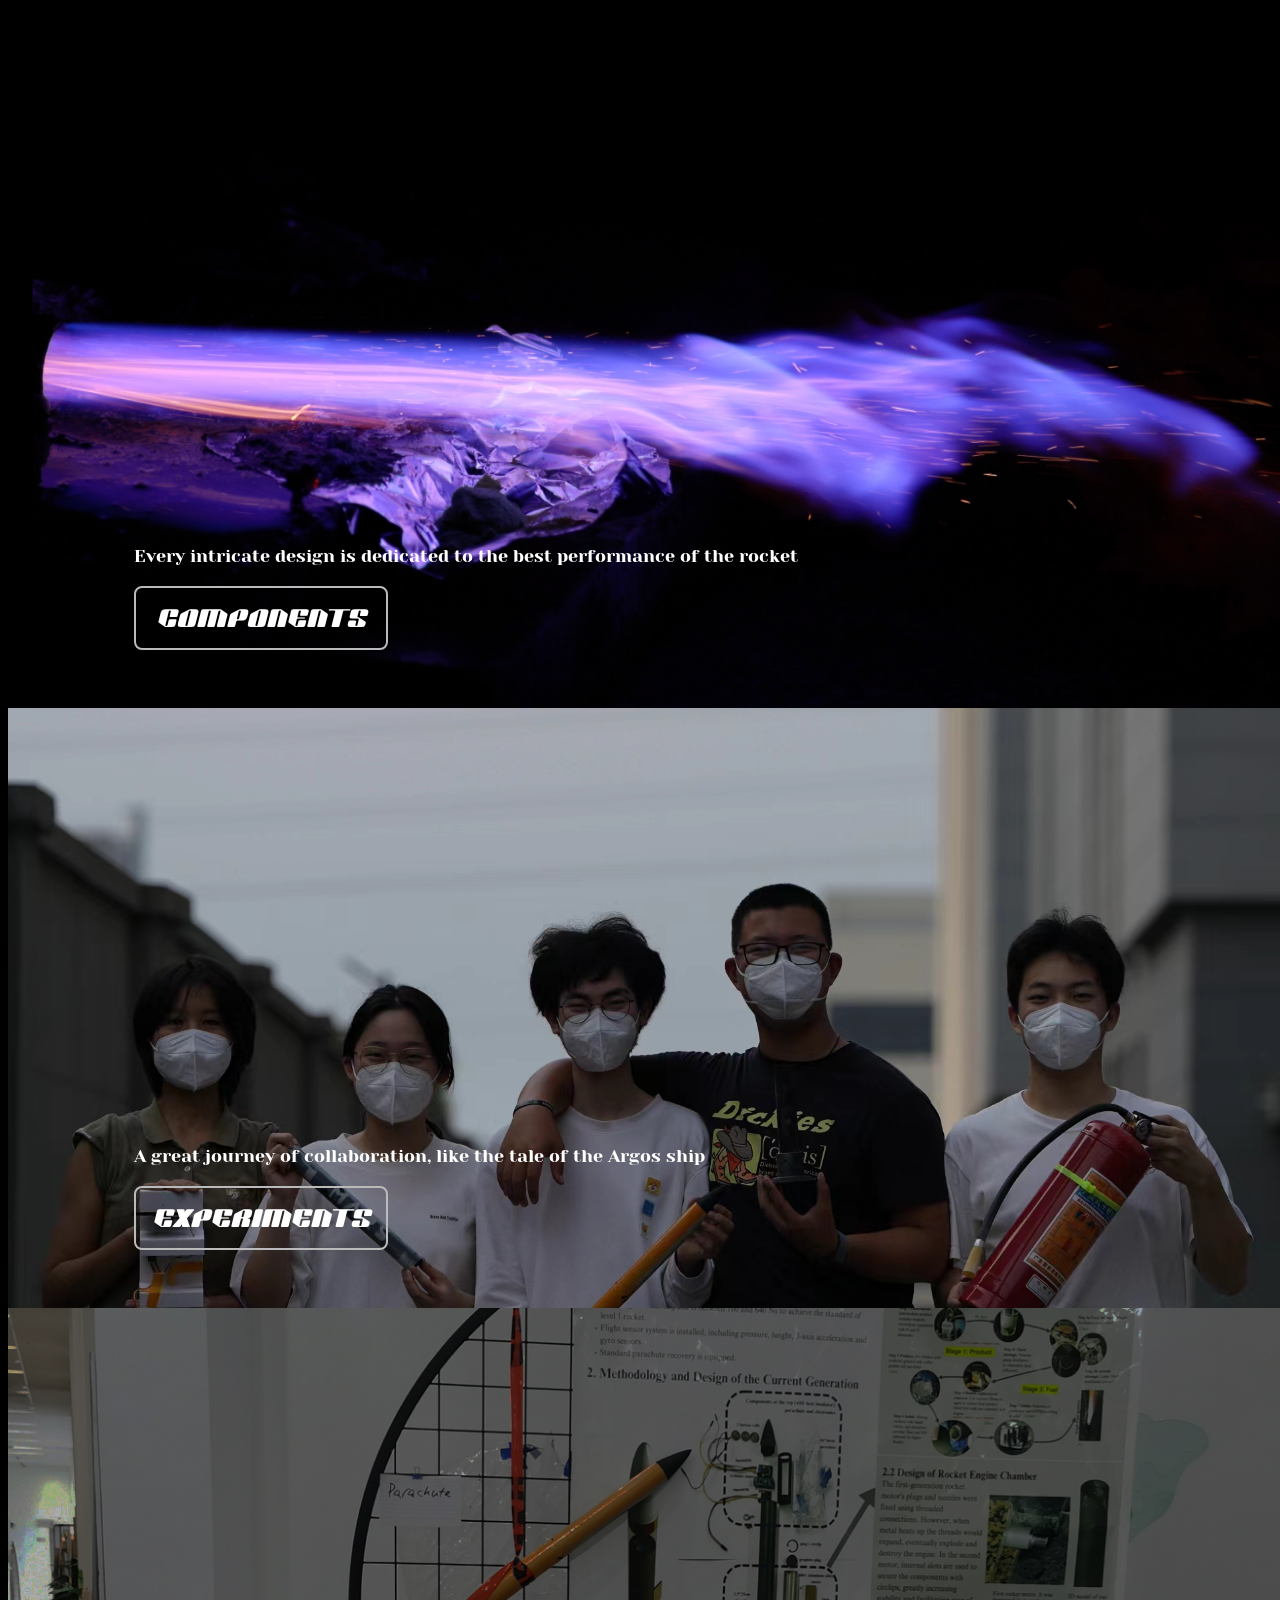
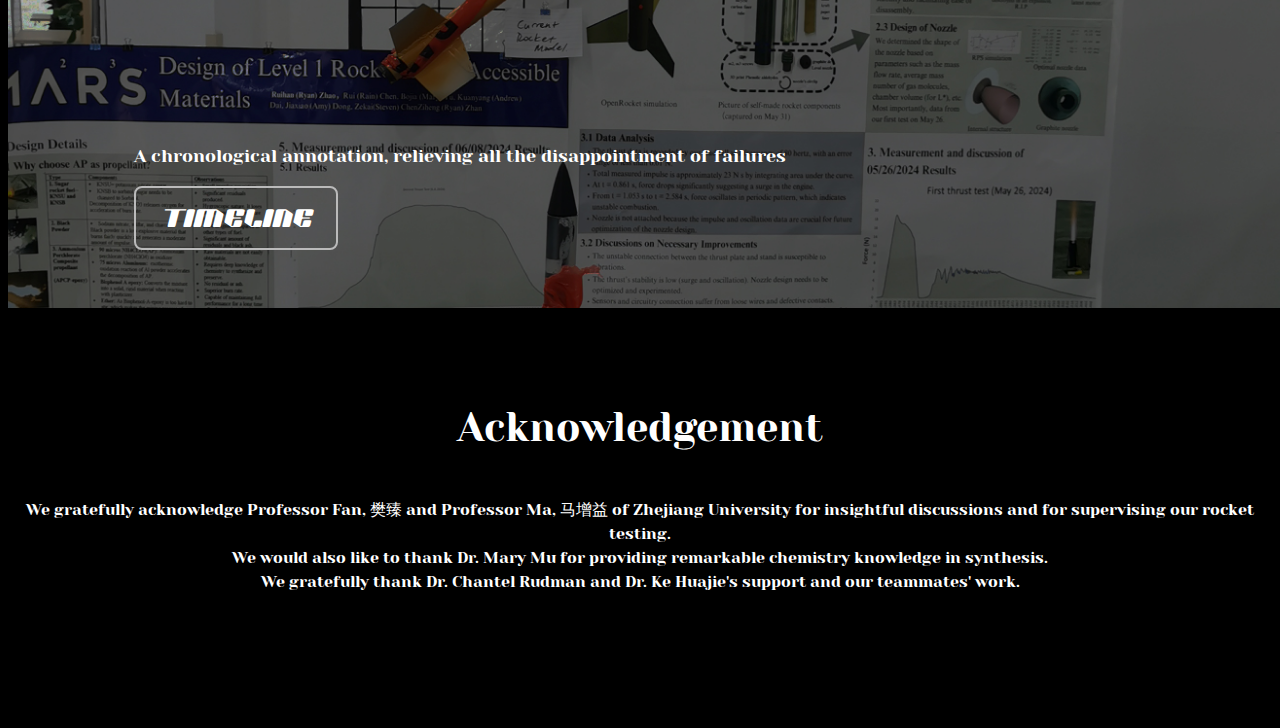
<file: index.html>
<!DOCTYPE html>
<html lang="en">
  <head>
    <meta charset="UTF-8" />
    <meta name="viewport" content="width=device-width, initial-scale=1.0" />
    <title>ma2r3s</title>
    <link rel="stylesheet" href="main.css" />
  </head>
  <body>
    <div id="pad"></div>
    <div id="header">
      <div id="iconWrapper">
        <img id="icon" src="./src/icon2.png" alt="" />
      </div>
      <div id="teamName">
        <span class="full-text"
          >MA<sup>2</sup>R<sup>3</sup>S ROCKET PROJECT</span
        >
        <span class="short-text"
          >MA<sup>2</sup>R<sup>3</sup>S <br />
          ROCKET</span
        >
      </div>
    </div>

    <div class="wrapper">
      <span class="background1"></span>
      <div class="inner_block">
        <p class="descrp">
          Every intricate design is dedicated to the best performance of the
          rocket
        </p>

        <a href="./component.html" target="_blank">
          <i class="buttonContent">COMPONENTS</i>
        </a>
      </div>
    </div>

    <div class="wrapper">
      <span class="background2"></span>
      <div class="inner_block">
        <p class="descrp">
          A great journey of collaboration, like the tale of the Argos ship
        </p>
        <a href="experiments.html" target="_blank">
          <i class="buttonContent">EXPERIMENTS</i>
        </a>
      </div>
    </div>

    <div class="wrapper">
      <span class="background3"></span>
      <div class="inner_block">
        <p class="descrp">
          A chronological annotation, relieving all the disappointment of
          failures
        </p>
        <a id="timeline" href="timeline2.html">
          <i class="buttonContent">TIMELINE</i>
        </a>
      </div>
    </div>

    <div class="footer">
      <p class="ackn" style="font-size: 40px">Acknowledgement</p>
      <p class="ackn">
        We gratefully acknowledge Professor Fan, 樊臻 and Professor Ma, 马增益
        of Zhejiang University for insightful discussions and for supervising
        our rocket testing.<br />
        We would also like to thank Dr. Mary Mu for providing remarkable
        chemistry knowledge in synthesis.<br />
        We gratefully thank Dr. Chantel Rudman and Dr. Ke Huajie&apos;s support
        and our teammates&apos; work.
      </p>
    </div>
  </body>
</html>
</file>
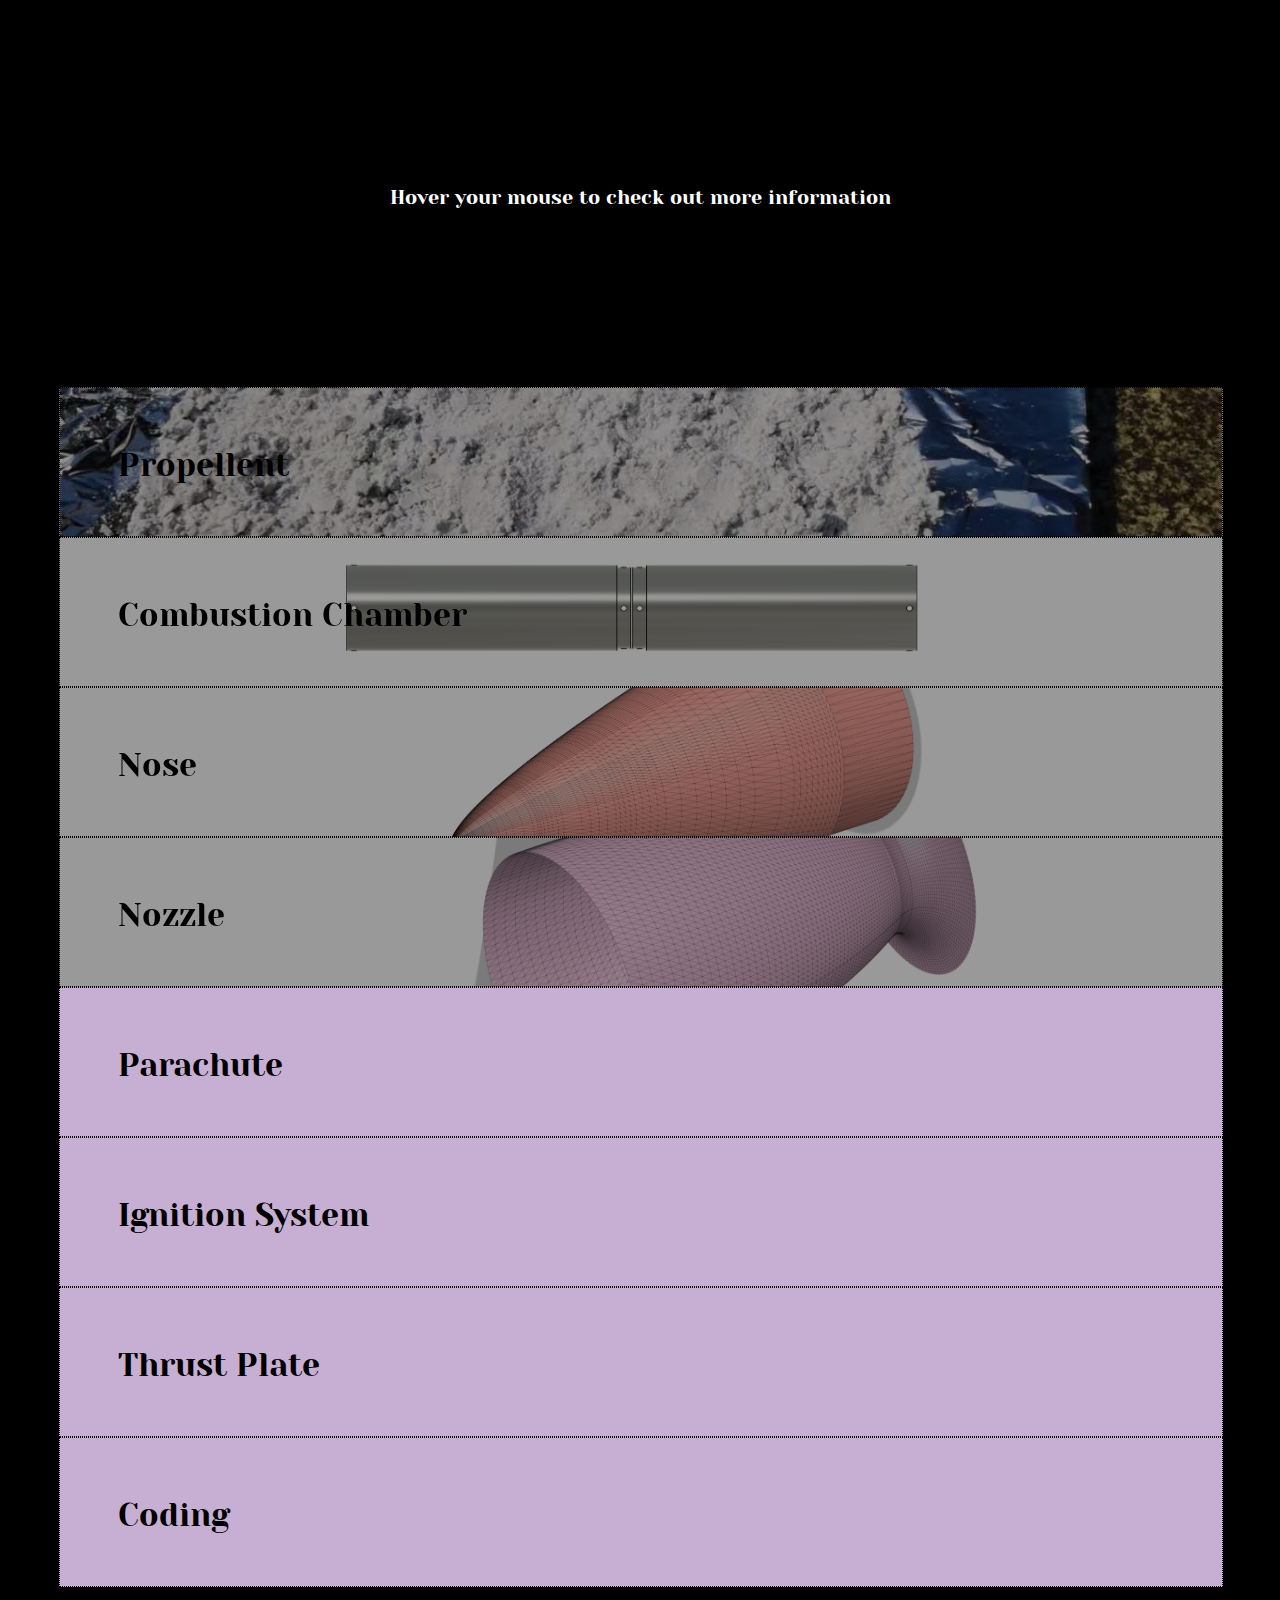
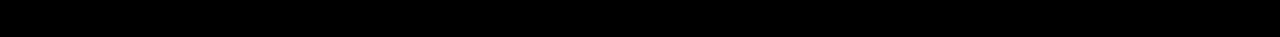
<file: component.html>
<!DOCTYPE html>
<html lang="en">
  <head>
    <meta charset="UTF-8" />
    <meta name="viewport" content="width=device-width, initial-scale=1.0" />
    <title>ma2r3s.components</title>
    <link rel="stylesheet" href="component.css" />
  </head>
  <body>
    <div id="pad"></div>
    <div id="header">
      <div id="iconWrapper">
        <img id="icon" src="./src/icon2.png" alt="" />
      </div>
      <div id="teamName">
        <span class="full-text"
          >MA<sup>2</sup>R<sup>3</sup>S ROCKET PROJECT</span
        >
        <span class="short-text"
          >MA<sup>2</sup>R<sup>3</sup>S <br />
          ROCKET</span
        >
      </div>
    </div>

    <div class="padding">
      <p class="note1"></p>
      <p class="note2">Hover your mouse to check out more information</p>
    </div>

    <div class="container">
      <div id="Propellent" class="box">
        <div class="inner_block">
          <a class="linking" href="propellent.html">Propellent</a>
        </div>
        <div class="desc">hello</div>
      </div>
      <div id="Chamber" class="box">
        <div class="inner_block">
          <a class="linking" href="">Combustion Chamber</a>
        </div>
        <div class="desc">hello</div>
      </div>
      <div id="Nose" class="box">
        <div class="inner_block">
          <a class="linking" href="">Nose</a>
        </div>
        <div class="desc">hello</div>
      </div>
      <div id="Nozzle" class="box">
        <div class="inner_block">
          <a class="linking" href="">Nozzle</a>
        </div>
        <div class="desc">hello</div>
      </div>
      <div class="box">
        <div class="inner_block">
          <a class="linking" href="">Parachute</a>
        </div>
        <div class="desc">hello</div>
      </div>
      <div class="box">
        <div class="inner_block">
          <a class="linking" href="">Ignition System</a>
        </div>
        <div class="desc">hello</div>
      </div>
      <div class="box">
        <div class="inner_block">
          <a class="linking" href="">Thrust Plate</a>
        </div>
        <div class="desc">hello</div>
      </div>
      <div class="box">
        <div class="inner_block">
          <a class="linking" href="">Coding</a>
        </div>
        <div class="desc">hello</div>
      </div>
    </div>
  </body>
</html>
</file>
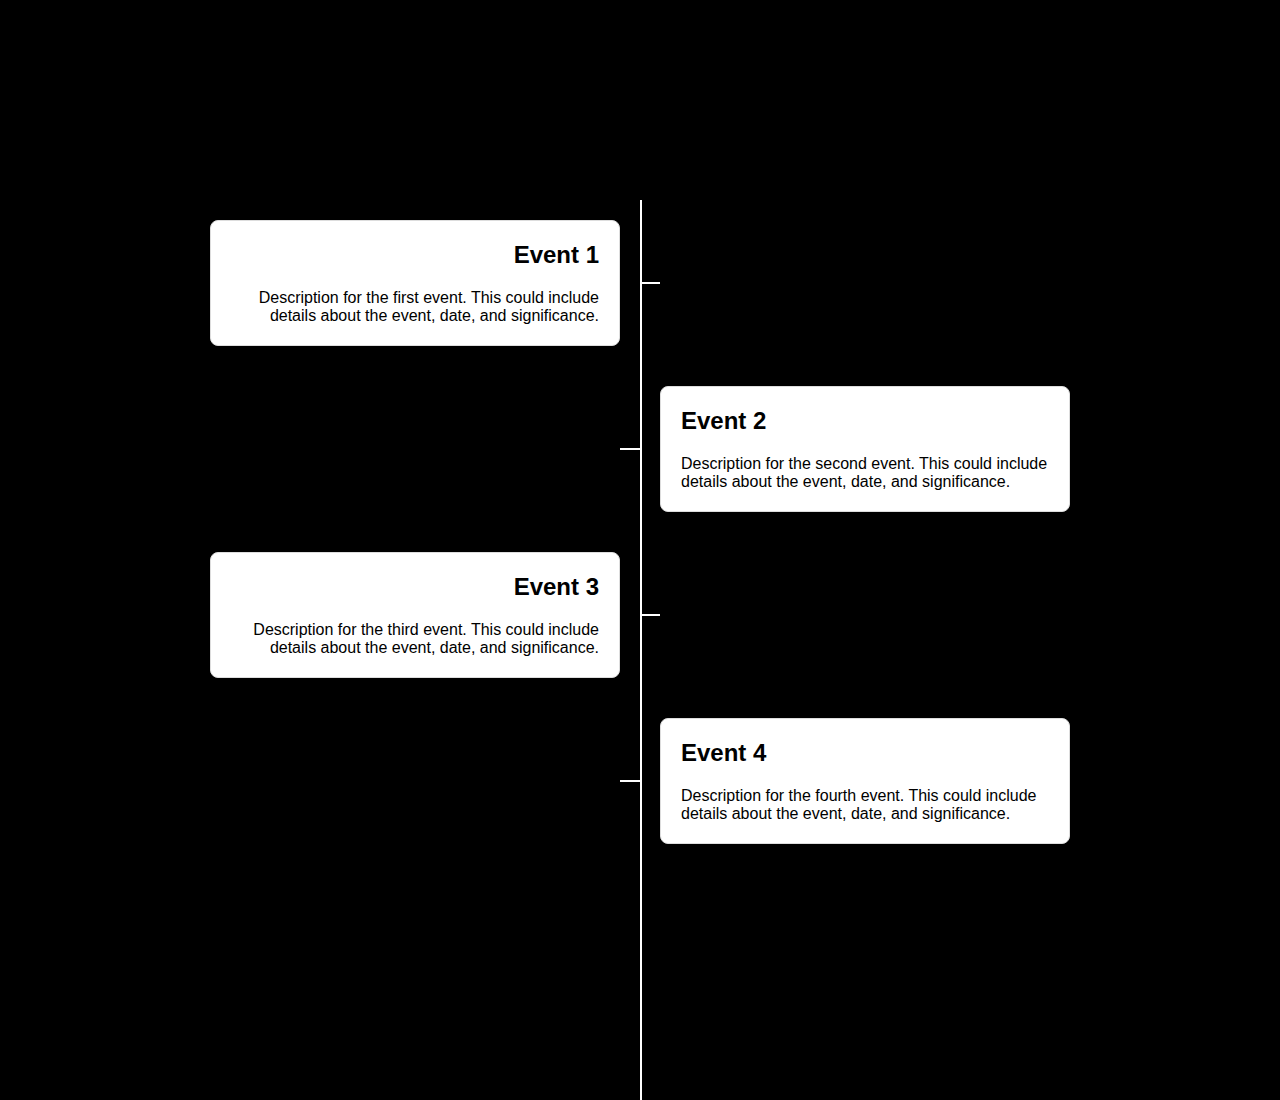
<file: timeline2.html>
<!DOCTYPE html>
<html lang="en">
  <head>
    <meta charset="UTF-8" />
    <meta name="viewport" content="width=device-width, initial-scale=1.0" />
    <title>Timeline Webpage</title>
    <link rel="stylesheet" href="timeline2.css" />
  </head>
  <body>
    <div class="pad"></div>
    <div id="header">
      <div id="iconWrapper">
        <img id="icon" src="./src/icon2.png" alt="" />
      </div>
      <div id="teamName">
        <span class="full-text"
          >MA<sup>2</sup>R<sup>3</sup>S ROCKET PROJECT</span
        >
        <span class="short-text"
          >MA<sup>2</sup>R<sup>3</sup>S <br />
          ROCKET</span
        >
      </div>
    </div>
    <div class="pad"></div>
    <div class="timeline">
      <div class="timeline-line"></div>
      <div class="timeline-item left">
        <div class="timeline-content">
          <h2>Event 1</h2>
          <p>
            Description for the first event. This could include details about
            the event, date, and significance.
          </p>
        </div>
      </div>
      <div class="timeline-item right">
        <div class="timeline-content">
          <h2>Event 2</h2>
          <p>
            Description for the second event. This could include details about
            the event, date, and significance.
          </p>
        </div>
      </div>
      <div class="timeline-item left">
        <div class="timeline-content">
          <h2>Event 3</h2>
          <p>
            Description for the third event. This could include details about
            the event, date, and significance.
          </p>
        </div>
      </div>
      <div class="timeline-item right">
        <div class="timeline-content">
          <h2>Event 4</h2>
          <p>
            Description for the fourth event. This could include details about
            the event, date, and significance.
          </p>
        </div>
      </div>
      <!-- Add more timeline items as needed -->
    </div>
  </body>
</html>
</file>
<file: main.css>
@font-face {
    font-family: odisean;
    src: url(./src/OdiseanTech-qZG40.ttf);
}

@font-face {
    font-family: yone;
    src: url(./src/YesevaOne-Regular.ttf);
}

@keyframes opacity-change {
    from {opacity: 1;}
    to {opacity: 0;}
}

html {background-color: black}

#pad {
    height: 100px;
}

#header {
    position: fixed;
    z-index: 100;
    height: 100px;
    top: 0;
    left: 0;
    z-index: 1;
    opacity: 0;
    animation: opacity-change linear;
    animation-timeline: scroll();
    animation-range-start: 0;
    animation-range-end: 160px;
}

.short-text { display: none; }
@media (max-width: 810px) {
    .short-text { display: inline-block; }
    .full-text { display: none; }
}

#teamName {
    font-size: 50px;
    color: white;
    display: inline-block;
    line-height: 100px;
    font-family: "yone";
    position: relative;
    top: -50%;
    @media only screen and (max-width: 810px)  {
        font-size:40px;
        line-height: 1.2em;
        top: -30%
    };
}

#iconWrapper {
    display: inline-block;
    width: 150px;
    top: 20%;
    position: relative;
    text-align:center;
}
#icon {
    height: 150px;
    width: 150px;
}

.wrapper {
    height: 600px;
    display: flex;
}


.background1 {
    background-image: url(cover1.png);
    display: block;
    position: absolute;
    width: 100%;
    height: 100%;
    margin: 0;
    padding: 0;
    background-color: #000;
    background-position: center center;
    background-repeat: no-repeat;
    background-size: cover;
    max-height: 600px;
    min-height: 600px;
}

.background2 {
    background-image: url(./src/cover2.jpg);
    display: block;
    position: absolute;
    width: 100%;
    height: 100%;
    margin: 0;
    padding: 0;
    background-color: #000;
    background-position: center center;
    background-repeat: no-repeat;
    background-size: cover;
    max-height: 600px;
    min-height: 600px;
}

.background3 {
    background-image: url(./src/cover3.jpg);
    display: block;
    position: absolute;
    width: 100%;
    height: 100%;
    margin: 0;
    padding: 0;
    background-color: #000;
    background-position: center center;
    background-repeat: no-repeat;
    background-size: cover;
    max-height: 600px;
    min-height: 600px;
}
.descrp {
    z-index: 10;
    position: relative;
    color: white;
    display: block;
    font-family: "yone";
    font-size: 18px;
    line-height: 1.2em;
}

.text {
    z-index: 10;
    text-decoration: none;
    position: relative;
    color: white;
    padding: 1em 2em 1em 2em;
    border: 2px solid white;
    display: inline-block;
    margin-top: 10px;
    font-family: "odisean";
    font-size:25px;
}

.inner_block {
    position: relative;
    top: 70%;
    left: 10%;
    max-width: 80vw;
}




a {
    position: relative; 
    display: block;
    width: 250px;
    height: 60px;
    text-align: center;
    line-height: 63px;
    border-radius: 8px;
    transition: .5s;
    border: 2px solid rgb(186, 186, 186);
  }
  
a::before {
    position: absolute;
    top: 0;
    left: 0;
    width: 100%;
    height: 100%;
    background: #ca60ffd3;
    transition: .5s;
    transform: scale(.9);
    z-index: -1;
  }
  
a:hover::before {
    transform: scale(1.2);
    box-shadow: 0 0 15px #ca60ffd3;
}
  
 a:hover {
    color: #ca60ffd3;
    box-shadow: 0 0 20px #ca60ffd3;
    text-shadow: 0 0 20px #ca60ffd3;

}


.buttonContent {
    z-index: 10;
    text-decoration: none;
    position: relative;
    color: white;
    display: inline-block;
    font-family: "odisean";
    font-size:23px;
}

#timeline {
    position: relative; 
    display: block;
    width: 200px;
    height: 60px;
    text-align: center;
    line-height: 63px;
    border-radius: 8px;
    transition: .5s;
}

.footer {
    height:100px;
    display: block;
    text-align: center;
    color: white;
    padding-top: 50px;
}

.ackn{
    font-family: "yone";
    line-height: 1.5em;
}
</file>
<file: component.css>
@font-face {
    font-family: yone;
    src: url(./src/YesevaOne-Regular.ttf);
}

@keyframes opacity-change {
    from {opacity: 1;}
    to {opacity: 0;}
}

html {background-color: black}

#pad {
    height: 150px;
}

#header {
    position: fixed;
    z-index: 100;
    height: 100px;
    top: 0;
    left: 0;
    z-index: 1;
    opacity: 0;
    animation: opacity-change linear;
    animation-timeline: scroll();
    animation-range-start: 0;
    animation-range-end: 160px;
}


.short-text { display: none; }
@media (max-width: 810px) {
    .short-text { display: inline-block; }
    .full-text { display: none; }
}

.note1 {
    color: white;
    font-family: 'yone';
    text-align: center;
    font-size: 28px;
    @media (max-width: 810px) {
        font-size: 18px;
    }
}

.note2 {
    color: white;
    font-family: 'yone';
    text-align: center;
    font-size: 20px;
    @media (max-width: 810px) {
        font-size: 12px;
    }
}

#teamName {
    font-size: 50px;
    color: white;
    display: inline-block;
    line-height: 100px;
    font-family: "yone";
    position: relative;
    top: -50%;
    @media only screen and (max-width: 810px)  {
        font-size:40px;
        line-height: 1.2em;
        top: -30%
    };
}
#mars {
    font-family: "yone";
}

#iconWrapper {
    display: inline-block;
    width: 150px;
    top: 20%;
    position: relative;
    text-align:center;
}
#icon {
    height: 150px;

}

.padding {
    height: 150px;
    @media (max-width: 810px) {
        height: 80px;
    }
}

.container {
    width: 92%;
    height: 1200px;
    margin: 4%;
    display: flex;
    flex-direction: column;
}
.box {
    background-color:#f0d3ffd3;
    flex: 1;
    width: 100%;
    border: 1px dotted black;
    transition: 0.7s;
    font-family: 'yone';
}

.inner_block {
    position: relative;
    top: 40%;
    left: 5%;
    font-size: 32px;
    transition: 1s;
    margin-right: 10px;
    opacity: 1;
    @media (max-width: 810px) {
        font-size: 20px;
    }
}

.linking {
    color: black;
    text-decoration: none;
}


.desc {
    position: relative;
    top: 10%;
    left: 30%;
    font-size: 20px;
    transition: 0.5s;
    transition-timing-function: ease-in-out;
    opacity: 0;
    @media (max-width: 810px) {
        font-size: 15px;
    }

}

.box:hover {
    flex:40%;  
    background: rgb(228, 204, 228);
}

.box:hover > .inner_block {
    top:80%;
    font-size: 42px;
    @media (max-width: 810px) {
        font-size: 28px;
    }
}

.box:hover > .desc {
    opacity: 1;
    top: 10%;
    left: 5%;
}

#Nose {
    background-image: url(src/noseV2.jpg);
    background-position: center center;
    background-repeat: no-repeat;
    background-size: cover;
    opacity: 0.6;
}

#Nose:hover {
    opacity: 0.9;
}

#Nozzle {
    background-image: url(src/nozzleV2.jpg);
    background-position: center center;
    background-repeat: no-repeat;
    background-size: cover;
    opacity: 0.6;
}

#Nozzle:hover {
    opacity: 0.9;
}

#Chamber {
    background-image: url(src/chamber.jpg);
    background-position: center center;
    background-repeat: no-repeat;
    background-size: cover;
    opacity: 0.6;
}

#Chamber:hover {
    opacity: 0.9;
}

#Propellent {
    background-image: url(src/propellentV2.jpg);
    background-position: center center;
    background-repeat: no-repeat;
    background-size: cover;
    opacity: 0.6;
}

#Propellent:hover {
    opacity: 0.9;
}
</file>
<file: timeline2.css>
@font-face {
    font-family: yone;
    src: url(./src/YesevaOne-Regular.ttf);
}

@keyframes opacity-change {
    from {opacity: 1;}
    to {opacity: 0;}
}

html {background-color: black}

.pad {
    height: 100px;
    background-color: black;
}

#header {
    position: fixed;
    z-index: 100;
    height: 100px;
    top: 0;
    left: 0;
    z-index: 1;
    opacity: 0;
    animation: opacity-change linear;
    animation-timeline: scroll();
    animation-range-start: 0;
    animation-range-end: 160px;
}

.short-text { display: none; }
@media (max-width: 810px) {
    .short-text { display: inline-block; }
    .full-text { display: none; }
}

#teamName {
    font-size: 50px;
    color: white;
    display: inline-block;
    line-height: 100px;
    font-family: "yone";
    position: relative;
    top: -50%;
    @media only screen and (max-width: 810px)  {
        font-size:40px;
        line-height: 1.2em;
        top: -30%
    };
}

#iconWrapper {
    display: inline-block;
    width: 150px;
    top: 20%;
    position: relative;
    text-align:center;
}
#icon {
    height: 150px;
    width: 150px;
}

.wrapper {
    height: 600px;
    display: flex;
}

body {
    font-family: Arial, sans-serif;
    background-color: #f4f4f4;
    margin: 0;
    padding: 0;
}

.timeline {
    position: relative;
    max-width: 900px;
    margin: 0 auto;
}

.timeline-line {
    position: absolute;
    top: 0;
    bottom: 0;
    left: 50%;
    width: 2px;
    height: 100vh;
    background-color: white;
    z-index: 1;
}

.timeline-item {
    position: relative;
    width: 50%;
    margin: 20px 0;
    padding: 0 20px;
    box-sizing: border-box;
}

.timeline-item.left {
    float: left;
    text-align: right;
    clear: both;
}

.timeline-item.right {
    float: right;
    text-align: left;
    clear: both;
}

.timeline-item::before {
    content: '';
    position: absolute;
    left: -20px;
    width: 20px;
    height: 2px;
    background-color: #333;
    top: 50%;
    transform: translateY(-50%);
}

.timeline-item.left::before {
    left: auto;
    right: -20px;
    background-color:white;
}

.timeline-item.right::before {
    left: -20px;
    background-color: white;
}

.timeline-content {
    position: relative;
    background-color: #fff;
    border: 1px solid #ddd;
    padding: 20px;
    border-radius: 8px;
    box-shadow: 0 2px 5px rgba(0, 0, 0, 0.1);
}

.timeline-content h2 {
    margin-top: 0;
}

.timeline-content p {
    margin: 0;
}
</file>
